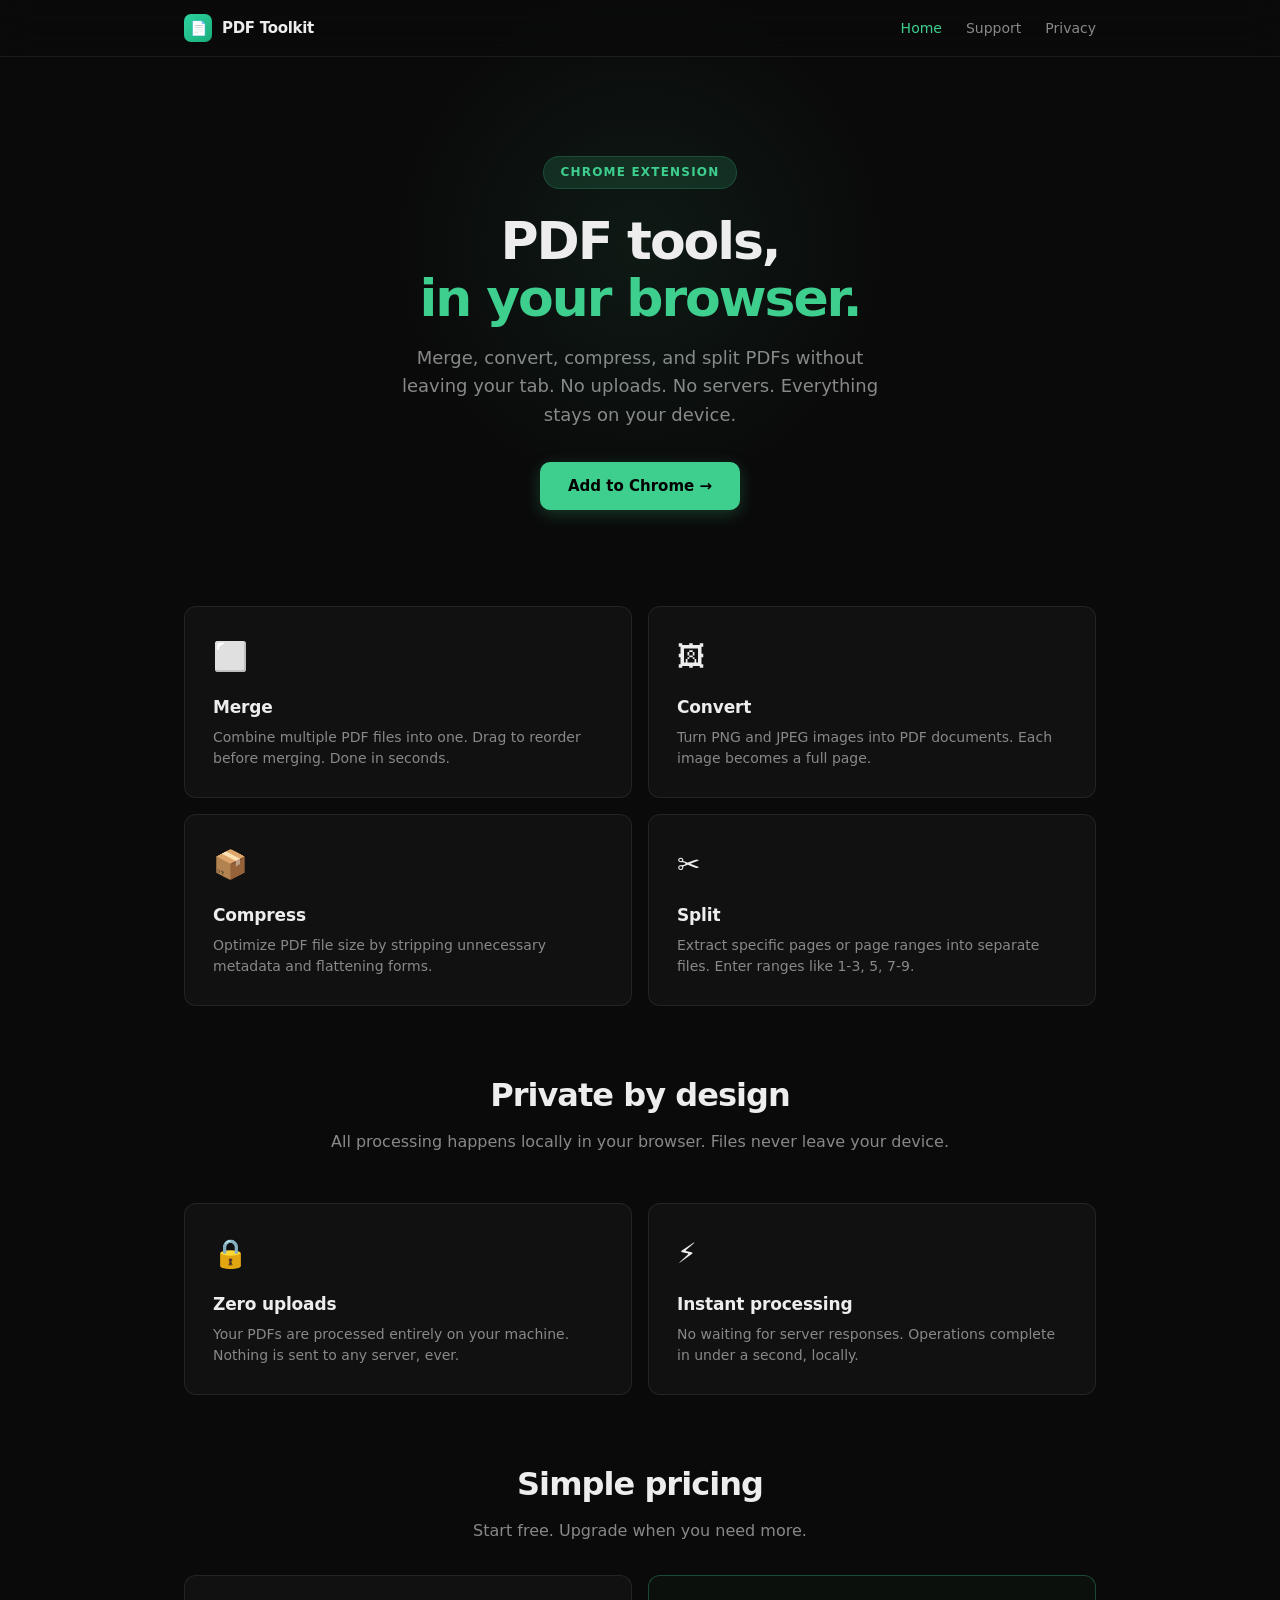
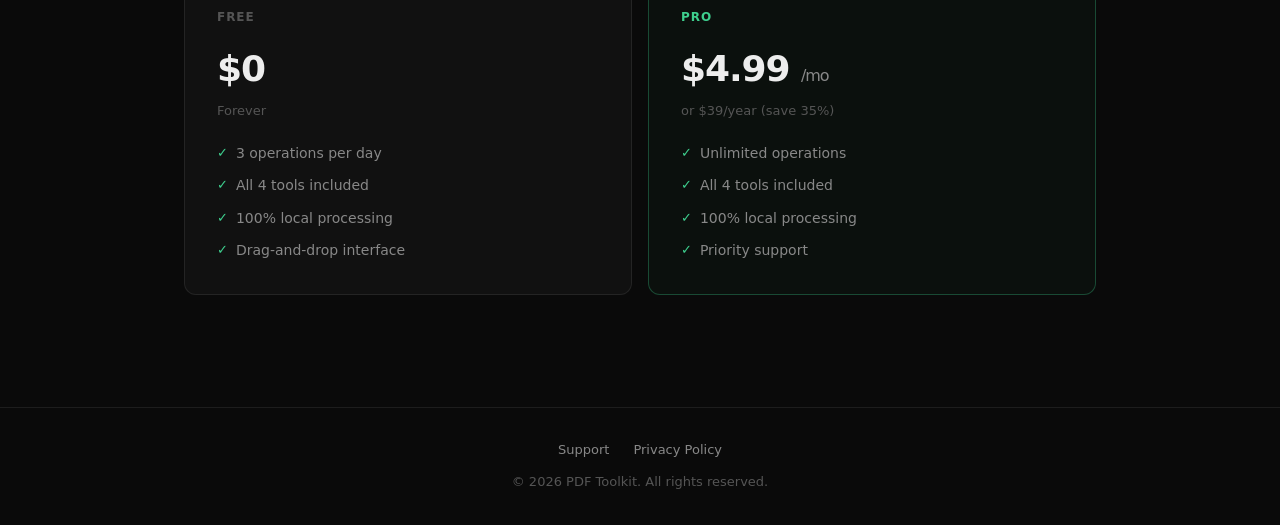
<file: index.html>
<!DOCTYPE html>
<html lang="en">
<head>
  <meta charset="UTF-8">
  <meta name="viewport" content="width=device-width, initial-scale=1.0">
  <title>PDF Toolkit — Merge, Convert, Compress & Split PDFs in Chrome</title>
  <meta name="description" content="Fast, private PDF tools built into your browser. Merge, convert, compress, and split PDFs without uploading files anywhere.">
  <link rel="stylesheet" href="styles.css">
  <link rel="icon" type="image/png" href="icon-48.png">
</head>
<body>
  <nav>
    <div class="nav-inner">
      <a href="/" class="logo">
        <span class="logo-icon">&#128196;</span>
        PDF Toolkit
      </a>
      <ul class="nav-links">
        <li><a href="/" class="active">Home</a></li>
        <li><a href="support.html">Support</a></li>
        <li><a href="privacy.html">Privacy</a></li>
      </ul>
    </div>
  </nav>

  <main class="wide">
    <div class="hero">
      <div class="badge">Chrome Extension</div>
      <h1>PDF tools,<br><span>in your browser.</span></h1>
      <p>Merge, convert, compress, and split PDFs without leaving your tab. No uploads. No servers. Everything stays on your device.</p>
      <a href="https://chrome.google.com/webstore" class="cta">
        Add to Chrome &rarr;
      </a>
    </div>

    <div class="features">
      <div class="feature-card">
        <div class="icon">&#11036;</div>
        <h3>Merge</h3>
        <p>Combine multiple PDF files into one. Drag to reorder before merging. Done in seconds.</p>
      </div>
      <div class="feature-card">
        <div class="icon">&#128444;</div>
        <h3>Convert</h3>
        <p>Turn PNG and JPEG images into PDF documents. Each image becomes a full page.</p>
      </div>
      <div class="feature-card">
        <div class="icon">&#128230;</div>
        <h3>Compress</h3>
        <p>Optimize PDF file size by stripping unnecessary metadata and flattening forms.</p>
      </div>
      <div class="feature-card">
        <div class="icon">&#9986;</div>
        <h3>Split</h3>
        <p>Extract specific pages or page ranges into separate files. Enter ranges like 1-3, 5, 7-9.</p>
      </div>
    </div>

    <div class="section-header">
      <h2>Private by design</h2>
      <p>All processing happens locally in your browser. Files never leave your device.</p>
    </div>

    <div class="features">
      <div class="feature-card">
        <div class="icon">&#128274;</div>
        <h3>Zero uploads</h3>
        <p>Your PDFs are processed entirely on your machine. Nothing is sent to any server, ever.</p>
      </div>
      <div class="feature-card">
        <div class="icon">&#9889;</div>
        <h3>Instant processing</h3>
        <p>No waiting for server responses. Operations complete in under a second, locally.</p>
      </div>
    </div>

    <div class="section-header">
      <h2>Simple pricing</h2>
      <p>Start free. Upgrade when you need more.</p>
    </div>

    <div class="pricing">
      <div class="price-card">
        <div class="tier">Free</div>
        <div class="price">$0</div>
        <div class="period">Forever</div>
        <ul>
          <li>3 operations per day</li>
          <li>All 4 tools included</li>
          <li>100% local processing</li>
          <li>Drag-and-drop interface</li>
        </ul>
      </div>
      <div class="price-card featured">
        <div class="tier">Pro</div>
        <div class="price">$4.99 <small>/mo</small></div>
        <div class="period">or $39/year (save 35%)</div>
        <ul>
          <li>Unlimited operations</li>
          <li>All 4 tools included</li>
          <li>100% local processing</li>
          <li>Priority support</li>
        </ul>
      </div>
    </div>
  </main>

  <footer>
    <div class="footer-links">
      <a href="support.html">Support</a>
      <a href="privacy.html">Privacy Policy</a>
    </div>
    <p>&copy; 2026 PDF Toolkit. All rights reserved.</p>
  </footer>
</body>
</html>
</file>
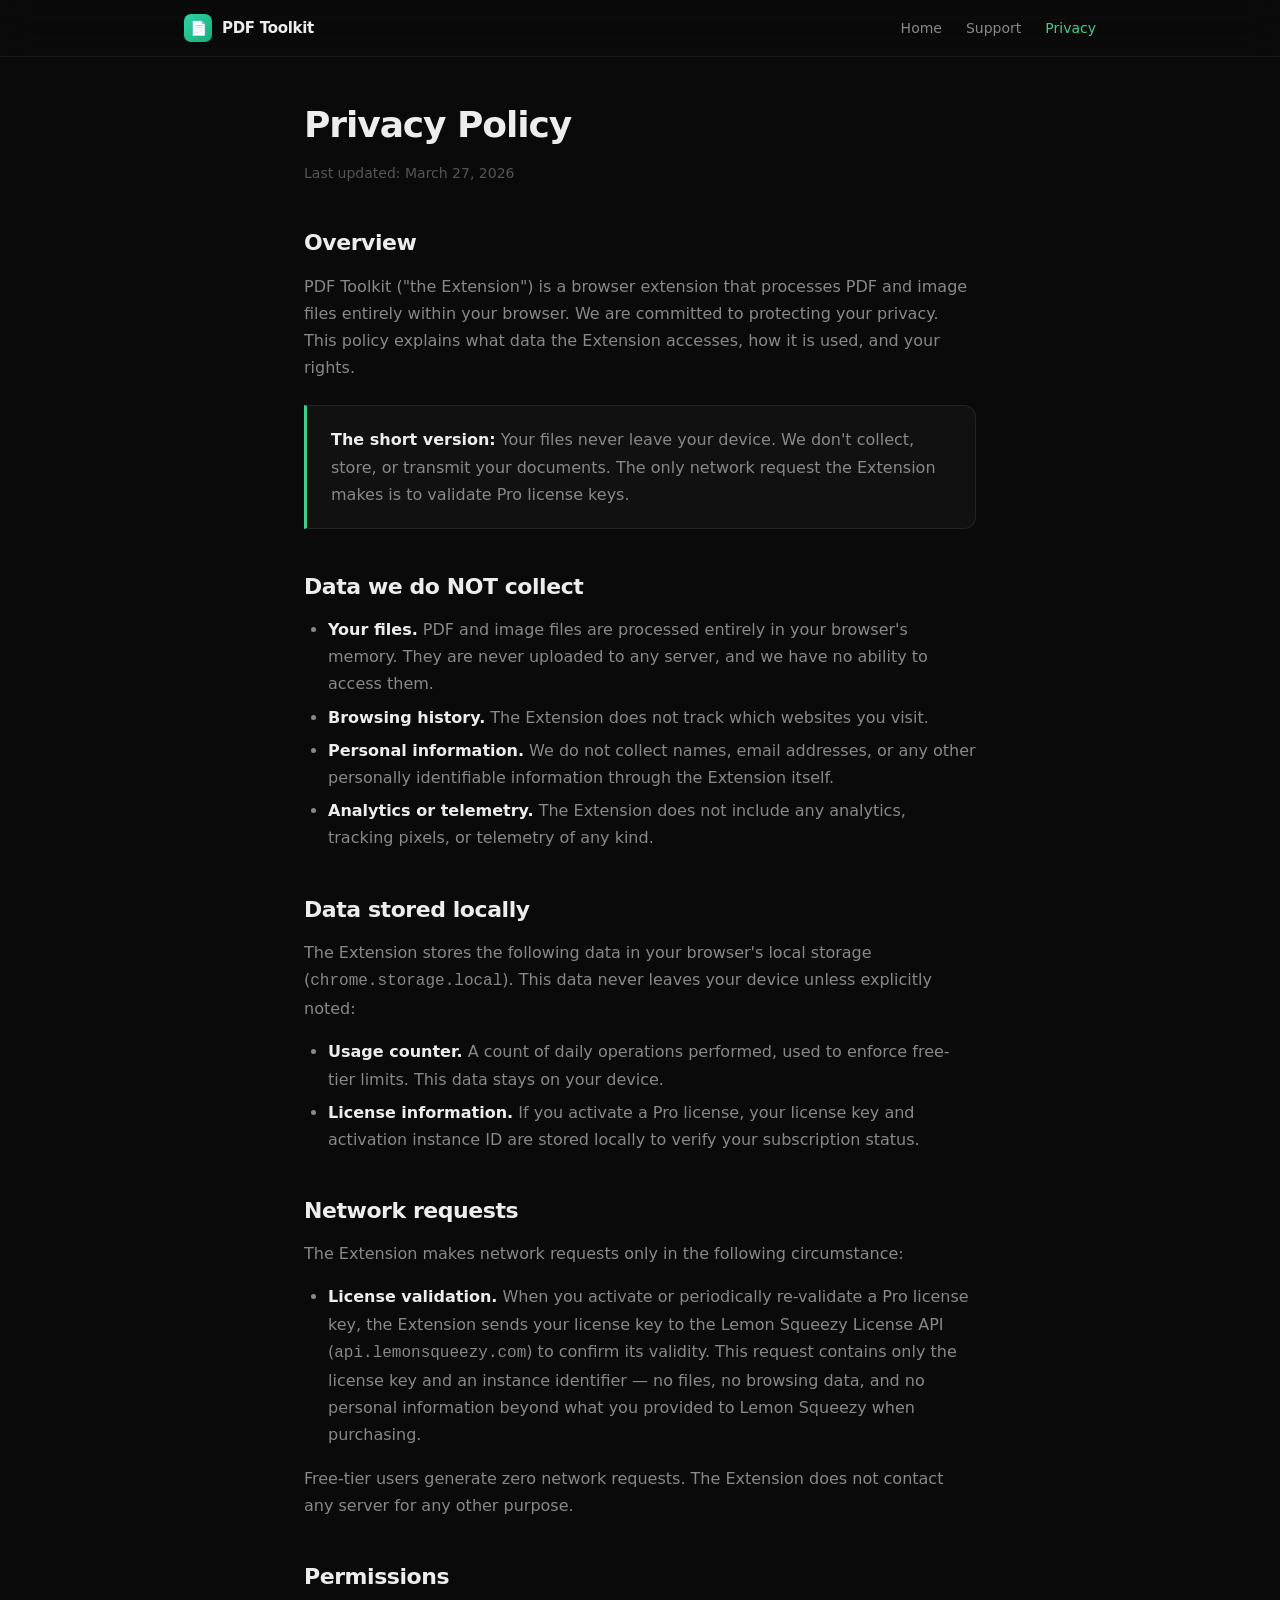
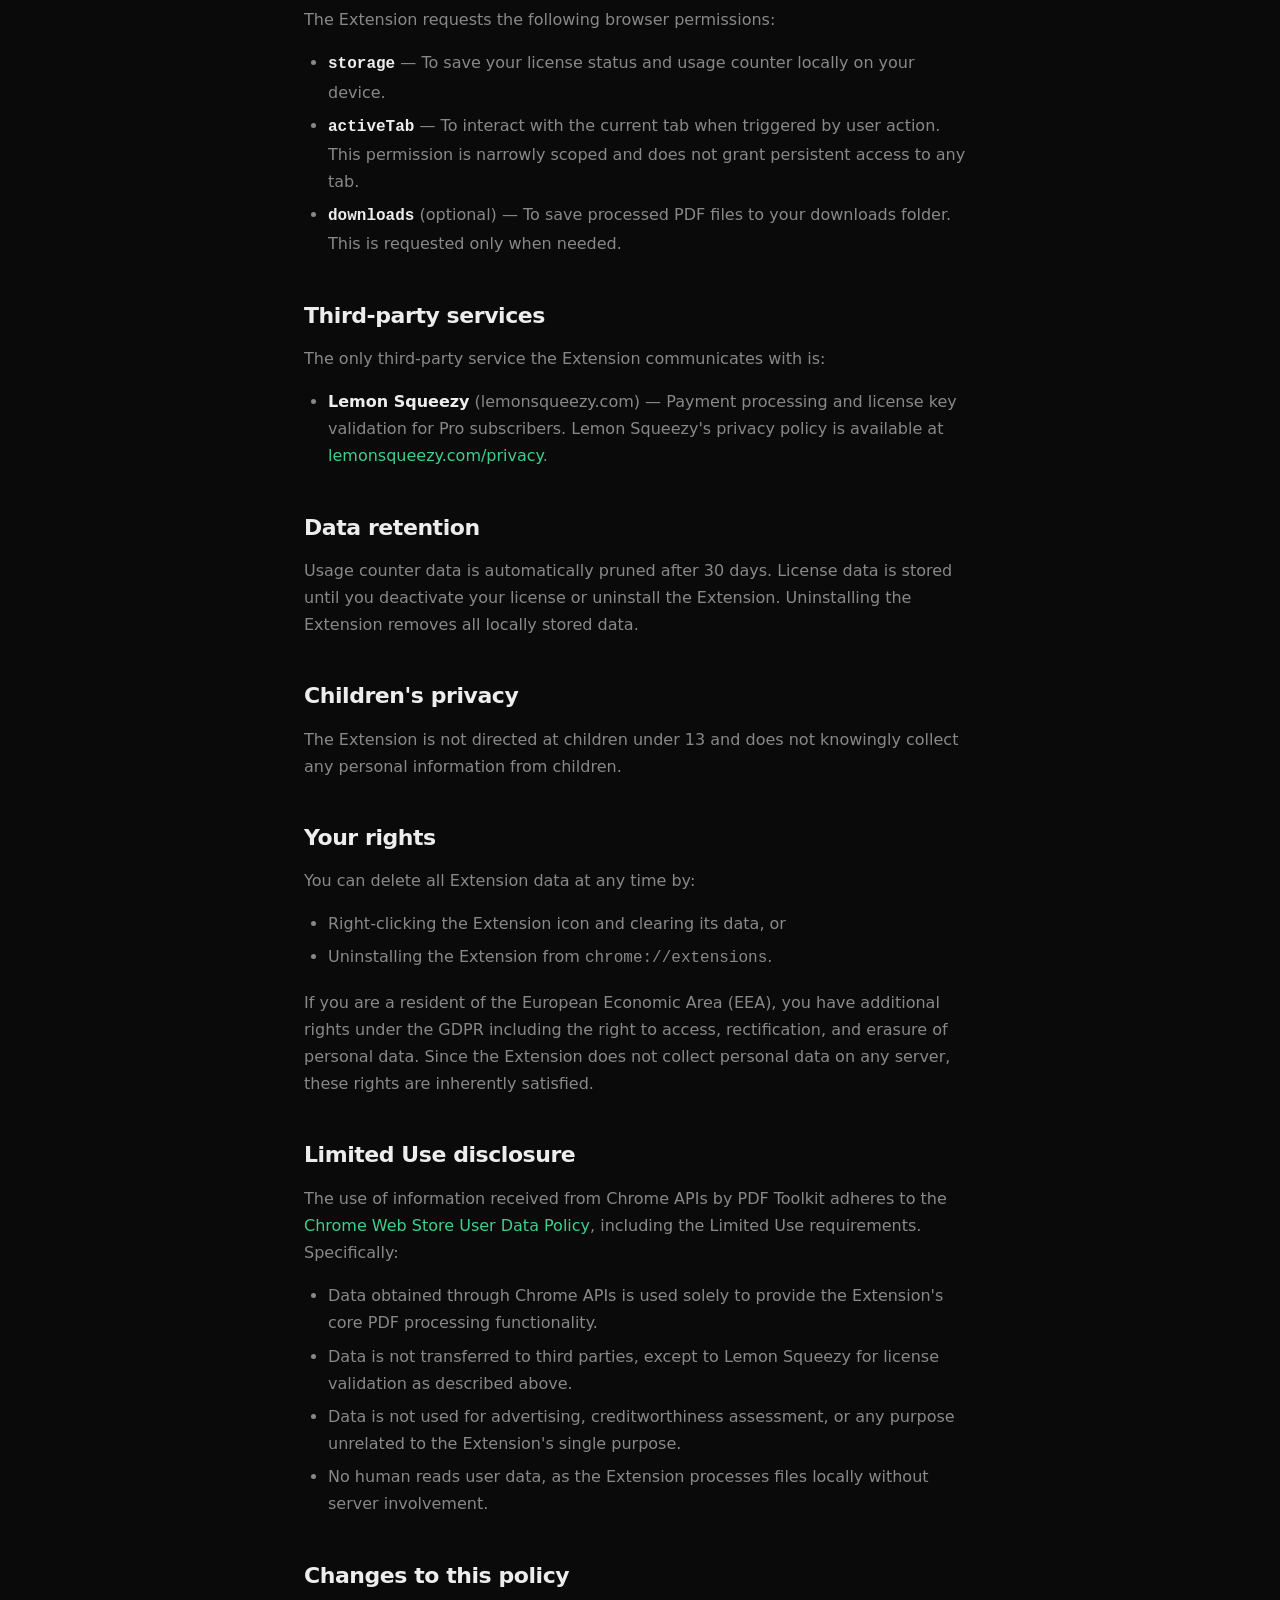
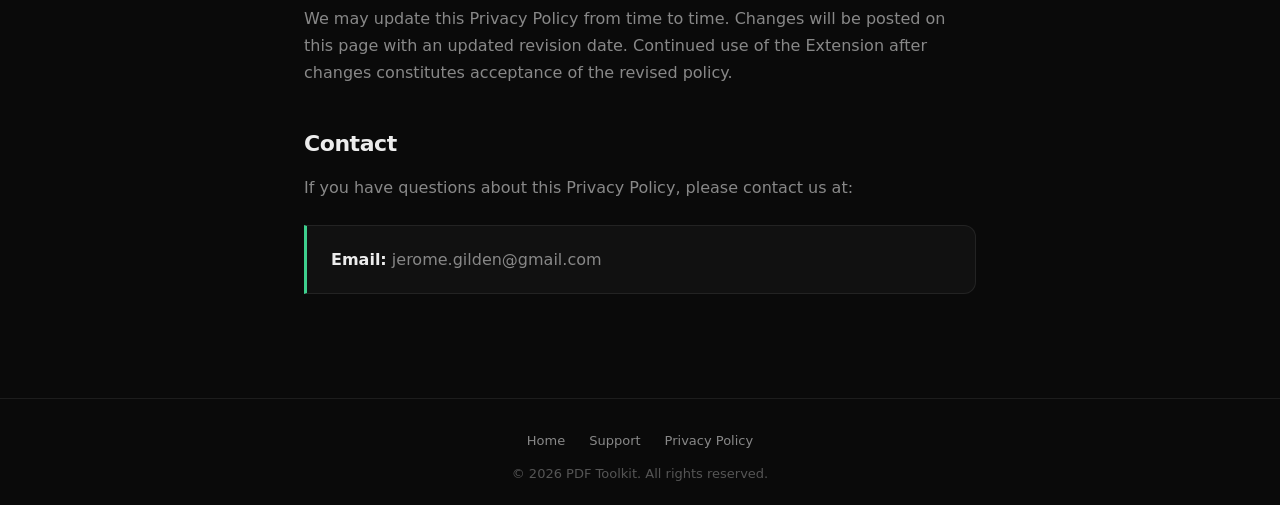
<file: privacy.html>
<!DOCTYPE html>
<html lang="en">
<head>
  <meta charset="UTF-8">
  <meta name="viewport" content="width=device-width, initial-scale=1.0">
  <title>Privacy Policy — PDF Toolkit</title>
  <meta name="description" content="Privacy policy for PDF Toolkit Chrome extension.">
  <link rel="stylesheet" href="styles.css">
  <link rel="icon" type="image/png" href="icon-48.png">
</head>
<body>
  <nav>
    <div class="nav-inner">
      <a href="/" class="logo">
        <span class="logo-icon">&#128196;</span>
        PDF Toolkit
      </a>
      <ul class="nav-links">
        <li><a href="/">Home</a></li>
        <li><a href="support.html">Support</a></li>
        <li><a href="privacy.html" class="active">Privacy</a></li>
      </ul>
    </div>
  </nav>

  <main class="content-page">
    <h1>Privacy Policy</h1>
    <p class="updated">Last updated: March 27, 2026</p>

    <h2>Overview</h2>
    <p>PDF Toolkit ("the Extension") is a browser extension that processes PDF and image files entirely within your browser. We are committed to protecting your privacy. This policy explains what data the Extension accesses, how it is used, and your rights.</p>

    <div class="callout">
      <p><strong>The short version:</strong> Your files never leave your device. We don't collect, store, or transmit your documents. The only network request the Extension makes is to validate Pro license keys.</p>
    </div>

    <h2>Data we do NOT collect</h2>
    <ul>
      <li><strong>Your files.</strong> PDF and image files are processed entirely in your browser's memory. They are never uploaded to any server, and we have no ability to access them.</li>
      <li><strong>Browsing history.</strong> The Extension does not track which websites you visit.</li>
      <li><strong>Personal information.</strong> We do not collect names, email addresses, or any other personally identifiable information through the Extension itself.</li>
      <li><strong>Analytics or telemetry.</strong> The Extension does not include any analytics, tracking pixels, or telemetry of any kind.</li>
    </ul>

    <h2>Data stored locally</h2>
    <p>The Extension stores the following data in your browser's local storage (<code>chrome.storage.local</code>). This data never leaves your device unless explicitly noted:</p>
    <ul>
      <li><strong>Usage counter.</strong> A count of daily operations performed, used to enforce free-tier limits. This data stays on your device.</li>
      <li><strong>License information.</strong> If you activate a Pro license, your license key and activation instance ID are stored locally to verify your subscription status.</li>
    </ul>

    <h2>Network requests</h2>
    <p>The Extension makes network requests only in the following circumstance:</p>
    <ul>
      <li><strong>License validation.</strong> When you activate or periodically re-validate a Pro license key, the Extension sends your license key to the Lemon Squeezy License API (<code>api.lemonsqueezy.com</code>) to confirm its validity. This request contains only the license key and an instance identifier — no files, no browsing data, and no personal information beyond what you provided to Lemon Squeezy when purchasing.</li>
    </ul>
    <p>Free-tier users generate zero network requests. The Extension does not contact any server for any other purpose.</p>

    <h2>Permissions</h2>
    <p>The Extension requests the following browser permissions:</p>
    <ul>
      <li><strong><code>storage</code></strong> — To save your license status and usage counter locally on your device.</li>
      <li><strong><code>activeTab</code></strong> — To interact with the current tab when triggered by user action. This permission is narrowly scoped and does not grant persistent access to any tab.</li>
      <li><strong><code>downloads</code></strong> (optional) — To save processed PDF files to your downloads folder. This is requested only when needed.</li>
    </ul>

    <h2>Third-party services</h2>
    <p>The only third-party service the Extension communicates with is:</p>
    <ul>
      <li><strong>Lemon Squeezy</strong> (lemonsqueezy.com) — Payment processing and license key validation for Pro subscribers. Lemon Squeezy's privacy policy is available at <a href="https://www.lemonsqueezy.com/privacy" target="_blank" rel="noopener">lemonsqueezy.com/privacy</a>.</li>
    </ul>

    <h2>Data retention</h2>
    <p>Usage counter data is automatically pruned after 30 days. License data is stored until you deactivate your license or uninstall the Extension. Uninstalling the Extension removes all locally stored data.</p>

    <h2>Children's privacy</h2>
    <p>The Extension is not directed at children under 13 and does not knowingly collect any personal information from children.</p>

    <h2>Your rights</h2>
    <p>You can delete all Extension data at any time by:</p>
    <ul>
      <li>Right-clicking the Extension icon and clearing its data, or</li>
      <li>Uninstalling the Extension from <code>chrome://extensions</code>.</li>
    </ul>
    <p>If you are a resident of the European Economic Area (EEA), you have additional rights under the GDPR including the right to access, rectification, and erasure of personal data. Since the Extension does not collect personal data on any server, these rights are inherently satisfied.</p>

    <h2>Limited Use disclosure</h2>
    <p>The use of information received from Chrome APIs by PDF Toolkit adheres to the <a href="https://developer.chrome.com/docs/webstore/program-policies/limited-use" target="_blank" rel="noopener">Chrome Web Store User Data Policy</a>, including the Limited Use requirements. Specifically:</p>
    <ul>
      <li>Data obtained through Chrome APIs is used solely to provide the Extension's core PDF processing functionality.</li>
      <li>Data is not transferred to third parties, except to Lemon Squeezy for license validation as described above.</li>
      <li>Data is not used for advertising, creditworthiness assessment, or any purpose unrelated to the Extension's single purpose.</li>
      <li>No human reads user data, as the Extension processes files locally without server involvement.</li>
    </ul>

    <h2>Changes to this policy</h2>
    <p>We may update this Privacy Policy from time to time. Changes will be posted on this page with an updated revision date. Continued use of the Extension after changes constitutes acceptance of the revised policy.</p>

    <h2>Contact</h2>
    <p>If you have questions about this Privacy Policy, please contact us at:</p>
    <div class="callout">
      <p><strong>Email:</strong> jerome.gilden@gmail.com</p>
    </div>
  </main>

  <footer>
    <div class="footer-links">
      <a href="/">Home</a>
      <a href="support.html">Support</a>
      <a href="privacy.html">Privacy Policy</a>
    </div>
    <p>&copy; 2026 PDF Toolkit. All rights reserved.</p>
  </footer>
</body>
</html>
</file>
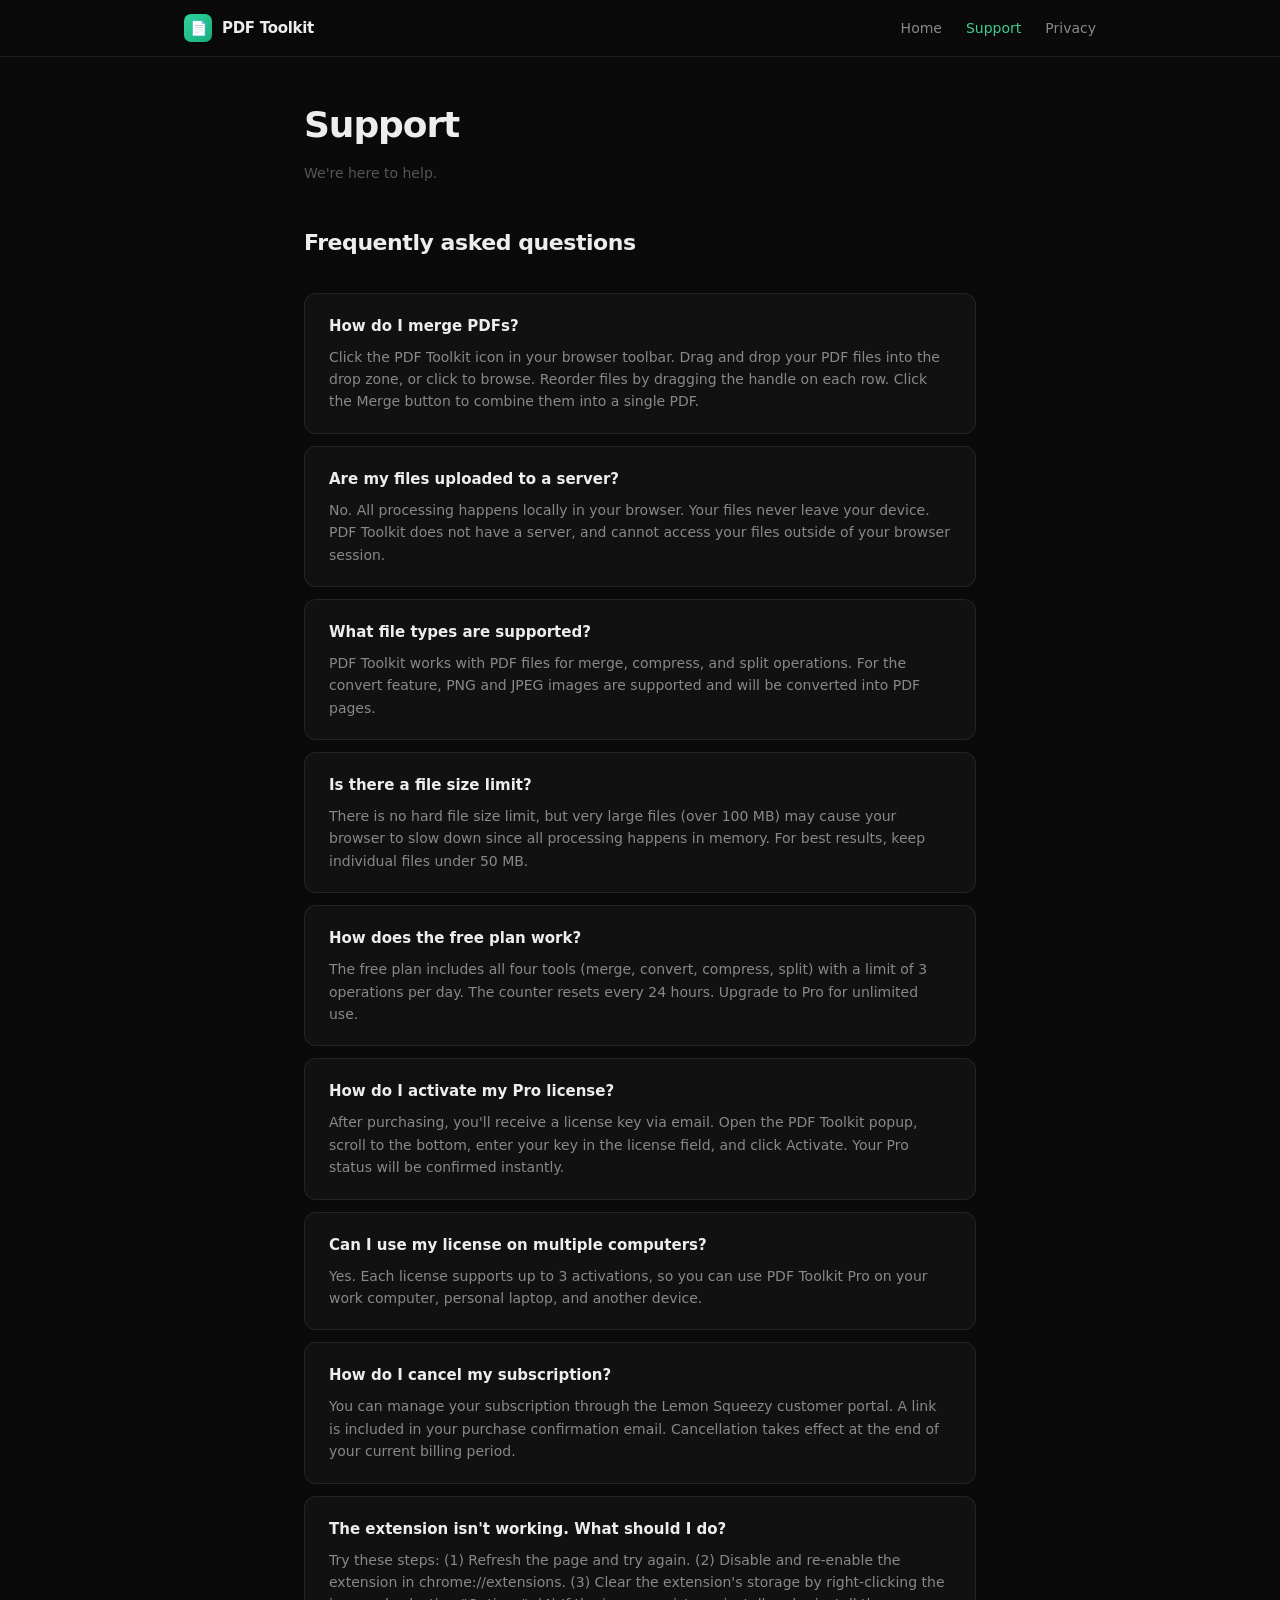
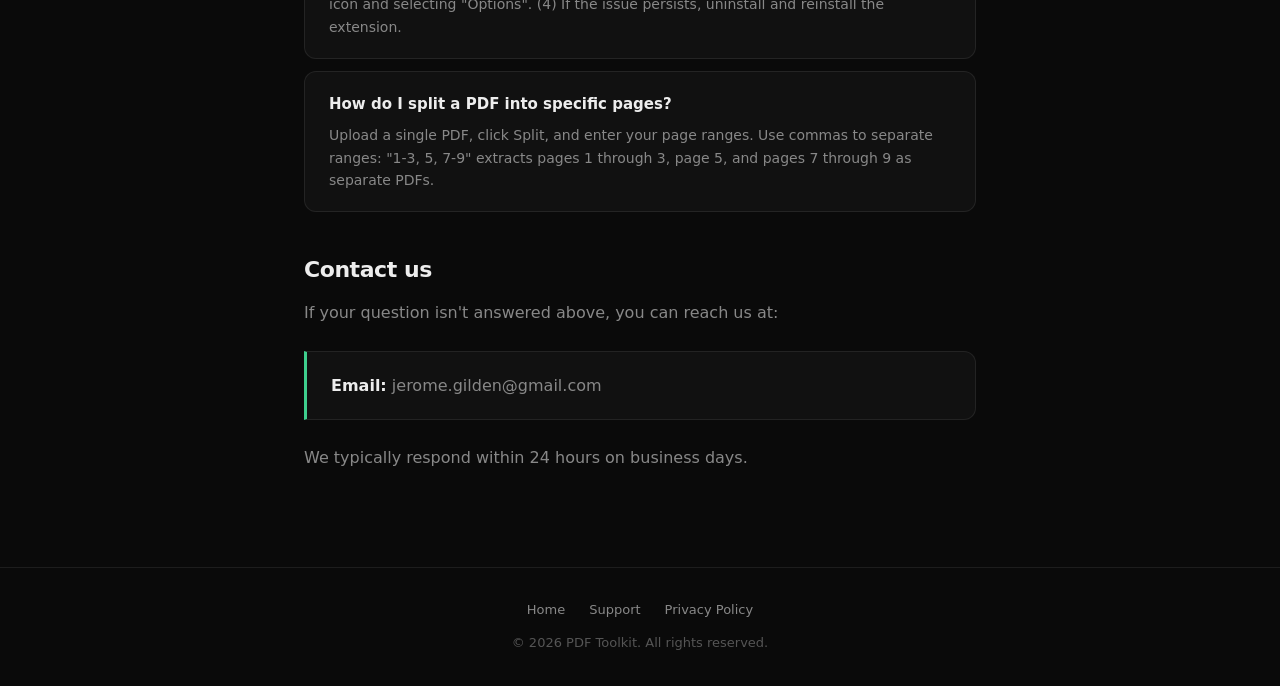
<file: support.html>
<!DOCTYPE html>
<html lang="en">
<head>
  <meta charset="UTF-8">
  <meta name="viewport" content="width=device-width, initial-scale=1.0">
  <title>Support — PDF Toolkit</title>
  <meta name="description" content="Get help with PDF Toolkit. FAQs, troubleshooting, and contact information.">
  <link rel="stylesheet" href="styles.css">
  <link rel="icon" type="image/png" href="icon-48.png">
</head>
<body>
  <nav>
    <div class="nav-inner">
      <a href="/" class="logo">
        <span class="logo-icon">&#128196;</span>
        PDF Toolkit
      </a>
      <ul class="nav-links">
        <li><a href="/">Home</a></li>
        <li><a href="support.html" class="active">Support</a></li>
        <li><a href="privacy.html">Privacy</a></li>
      </ul>
    </div>
  </nav>

  <main class="content-page">
    <h1>Support</h1>
    <p class="updated">We're here to help.</p>

    <h2>Frequently asked questions</h2>

    <div class="faq">
      <div class="faq-item">
        <h3>How do I merge PDFs?</h3>
        <p>Click the PDF Toolkit icon in your browser toolbar. Drag and drop your PDF files into the drop zone, or click to browse. Reorder files by dragging the handle on each row. Click the Merge button to combine them into a single PDF.</p>
      </div>

      <div class="faq-item">
        <h3>Are my files uploaded to a server?</h3>
        <p>No. All processing happens locally in your browser. Your files never leave your device. PDF Toolkit does not have a server, and cannot access your files outside of your browser session.</p>
      </div>

      <div class="faq-item">
        <h3>What file types are supported?</h3>
        <p>PDF Toolkit works with PDF files for merge, compress, and split operations. For the convert feature, PNG and JPEG images are supported and will be converted into PDF pages.</p>
      </div>

      <div class="faq-item">
        <h3>Is there a file size limit?</h3>
        <p>There is no hard file size limit, but very large files (over 100 MB) may cause your browser to slow down since all processing happens in memory. For best results, keep individual files under 50 MB.</p>
      </div>

      <div class="faq-item">
        <h3>How does the free plan work?</h3>
        <p>The free plan includes all four tools (merge, convert, compress, split) with a limit of 3 operations per day. The counter resets every 24 hours. Upgrade to Pro for unlimited use.</p>
      </div>

      <div class="faq-item">
        <h3>How do I activate my Pro license?</h3>
        <p>After purchasing, you'll receive a license key via email. Open the PDF Toolkit popup, scroll to the bottom, enter your key in the license field, and click Activate. Your Pro status will be confirmed instantly.</p>
      </div>

      <div class="faq-item">
        <h3>Can I use my license on multiple computers?</h3>
        <p>Yes. Each license supports up to 3 activations, so you can use PDF Toolkit Pro on your work computer, personal laptop, and another device.</p>
      </div>

      <div class="faq-item">
        <h3>How do I cancel my subscription?</h3>
        <p>You can manage your subscription through the Lemon Squeezy customer portal. A link is included in your purchase confirmation email. Cancellation takes effect at the end of your current billing period.</p>
      </div>

      <div class="faq-item">
        <h3>The extension isn't working. What should I do?</h3>
        <p>Try these steps: (1) Refresh the page and try again. (2) Disable and re-enable the extension in chrome://extensions. (3) Clear the extension's storage by right-clicking the icon and selecting "Options". (4) If the issue persists, uninstall and reinstall the extension.</p>
      </div>

      <div class="faq-item">
        <h3>How do I split a PDF into specific pages?</h3>
        <p>Upload a single PDF, click Split, and enter your page ranges. Use commas to separate ranges: "1-3, 5, 7-9" extracts pages 1 through 3, page 5, and pages 7 through 9 as separate PDFs.</p>
      </div>
    </div>

    <h2>Contact us</h2>
    <p>If your question isn't answered above, you can reach us at:</p>
    <div class="callout">
      <p><strong>Email:</strong> jerome.gilden@gmail.com</p>
    </div>
    <p>We typically respond within 24 hours on business days.</p>
  </main>

  <footer>
    <div class="footer-links">
      <a href="/">Home</a>
      <a href="support.html">Support</a>
      <a href="privacy.html">Privacy Policy</a>
    </div>
    <p>&copy; 2026 PDF Toolkit. All rights reserved.</p>
  </footer>
</body>
</html>
</file>
<file: styles.css>
*,
*::before,
*::after {
  box-sizing: border-box;
  margin: 0;
  padding: 0;
}

:root {
  --bg: #0a0a0a;
  --surface: #111111;
  --surface-raised: #171717;
  --border: rgba(255, 255, 255, 0.08);
  --border-strong: rgba(255, 255, 255, 0.12);
  --text: #ededed;
  --text-secondary: #888888;
  --text-muted: #555555;
  --primary: #3ecf8e;
  --primary-dim: #34b87d;
  --primary-glow: rgba(62, 207, 142, 0.15);
  --secondary: #6366f1;
  --radius: 12px;
  --max-width: 720px;
}

html {
  scroll-behavior: smooth;
}

body {
  font-family: -apple-system, BlinkMacSystemFont, 'Segoe UI', system-ui, sans-serif;
  font-size: 16px;
  line-height: 1.6;
  color: var(--text);
  background: var(--bg);
  -webkit-font-smoothing: antialiased;
  -moz-osx-font-smoothing: grayscale;
}

/* ─── Nav ─── */
nav {
  position: fixed;
  top: 0;
  left: 0;
  right: 0;
  z-index: 100;
  background: rgba(10, 10, 10, 0.8);
  backdrop-filter: blur(16px);
  -webkit-backdrop-filter: blur(16px);
  border-bottom: 1px solid var(--border);
}

nav .nav-inner {
  max-width: 960px;
  margin: 0 auto;
  padding: 0 24px;
  height: 56px;
  display: flex;
  align-items: center;
  justify-content: space-between;
}

nav .logo {
  display: flex;
  align-items: center;
  gap: 10px;
  text-decoration: none;
  color: var(--text);
  font-weight: 700;
  font-size: 15px;
  letter-spacing: -0.02em;
}

nav .logo-icon {
  width: 28px;
  height: 28px;
  background: linear-gradient(135deg, #2DD4A0, #1AAD7A);
  border-radius: 7px;
  display: flex;
  align-items: center;
  justify-content: center;
  font-size: 14px;
}

nav .nav-links {
  display: flex;
  gap: 24px;
  list-style: none;
}

nav .nav-links a {
  color: var(--text-secondary);
  text-decoration: none;
  font-size: 14px;
  font-weight: 500;
  transition: color 0.15s;
}

nav .nav-links a:hover {
  color: var(--text);
}

nav .nav-links a.active {
  color: var(--primary);
}

/* ─── Layout ─── */
main {
  max-width: var(--max-width);
  margin: 0 auto;
  padding: 96px 24px 80px;
}

.wide {
  max-width: 960px;
}

/* ─── Hero ─── */
.hero {
  text-align: center;
  padding: 60px 0 48px;
  position: relative;
}

.hero::before {
  content: '';
  position: absolute;
  width: 500px;
  height: 500px;
  border-radius: 50%;
  background: radial-gradient(circle, rgba(62, 207, 142, 0.08) 0%, transparent 70%);
  top: -100px;
  left: 50%;
  transform: translateX(-50%);
  pointer-events: none;
}

.hero .badge {
  display: inline-block;
  font-size: 12px;
  font-weight: 600;
  text-transform: uppercase;
  letter-spacing: 0.1em;
  color: var(--primary);
  background: var(--primary-glow);
  border: 1px solid rgba(62, 207, 142, 0.2);
  padding: 6px 16px;
  border-radius: 24px;
  margin-bottom: 24px;
}

.hero h1 {
  font-size: 52px;
  font-weight: 800;
  letter-spacing: -0.04em;
  line-height: 1.1;
  margin-bottom: 16px;
  position: relative;
}

.hero h1 span {
  color: var(--primary);
}

.hero p {
  font-size: 18px;
  color: var(--text-secondary);
  max-width: 480px;
  margin: 0 auto 32px;
  line-height: 1.6;
}

.hero .cta {
  display: inline-flex;
  align-items: center;
  gap: 8px;
  padding: 12px 28px;
  background: var(--primary);
  color: #000;
  text-decoration: none;
  font-weight: 700;
  font-size: 15px;
  border-radius: 10px;
  transition: all 0.2s;
  box-shadow: 0 4px 16px rgba(62, 207, 142, 0.25);
}

.hero .cta:hover {
  background: var(--primary-dim);
  transform: translateY(-1px);
  box-shadow: 0 6px 24px rgba(62, 207, 142, 0.3);
}

/* ─── Features ─── */
.features {
  display: grid;
  grid-template-columns: 1fr 1fr;
  gap: 16px;
  margin: 48px 0;
}

.feature-card {
  padding: 28px;
  background: var(--surface);
  border: 1px solid var(--border);
  border-radius: var(--radius);
  transition: border-color 0.2s;
}

.feature-card:hover {
  border-color: var(--border-strong);
}

.feature-card .icon {
  font-size: 28px;
  margin-bottom: 14px;
}

.feature-card h3 {
  font-size: 17px;
  font-weight: 700;
  margin-bottom: 6px;
  letter-spacing: -0.01em;
}

.feature-card p {
  font-size: 14px;
  color: var(--text-secondary);
  line-height: 1.5;
}

/* ─── Section ─── */
.section-header {
  text-align: center;
  margin: 64px 0 32px;
}

.section-header h2 {
  font-size: 32px;
  font-weight: 800;
  letter-spacing: -0.03em;
  margin-bottom: 8px;
}

.section-header p {
  color: var(--text-secondary);
  font-size: 16px;
}

/* ─── Pricing ─── */
.pricing {
  display: grid;
  grid-template-columns: 1fr 1fr;
  gap: 16px;
  margin: 32px 0;
}

.price-card {
  padding: 32px;
  background: var(--surface);
  border: 1px solid var(--border);
  border-radius: var(--radius);
}

.price-card.featured {
  border-color: rgba(62, 207, 142, 0.3);
  background: rgba(62, 207, 142, 0.03);
  position: relative;
}

.price-card .tier {
  font-size: 12px;
  font-weight: 700;
  text-transform: uppercase;
  letter-spacing: 0.08em;
  color: var(--text-muted);
  margin-bottom: 12px;
}

.price-card.featured .tier {
  color: var(--primary);
}

.price-card .price {
  font-size: 36px;
  font-weight: 800;
  letter-spacing: -0.03em;
  margin-bottom: 4px;
}

.price-card .price small {
  font-size: 16px;
  font-weight: 500;
  color: var(--text-secondary);
}

.price-card .period {
  font-size: 13px;
  color: var(--text-muted);
  margin-bottom: 20px;
}

.price-card ul {
  list-style: none;
  display: flex;
  flex-direction: column;
  gap: 10px;
}

.price-card li {
  font-size: 14px;
  color: var(--text-secondary);
  display: flex;
  align-items: center;
  gap: 8px;
}

.price-card li::before {
  content: '\2713';
  color: var(--primary);
  font-weight: 700;
  font-size: 13px;
}

/* ─── Legal / Content Pages ─── */
.content-page h1 {
  font-size: 36px;
  font-weight: 800;
  letter-spacing: -0.03em;
  margin-bottom: 8px;
}

.content-page .updated {
  font-size: 14px;
  color: var(--text-muted);
  margin-bottom: 40px;
}

.content-page h2 {
  font-size: 22px;
  font-weight: 700;
  letter-spacing: -0.02em;
  margin-top: 40px;
  margin-bottom: 12px;
}

.content-page h3 {
  font-size: 17px;
  font-weight: 600;
  margin-top: 28px;
  margin-bottom: 8px;
}

.content-page p {
  color: var(--text-secondary);
  margin-bottom: 16px;
  line-height: 1.7;
}

.content-page ul,
.content-page ol {
  color: var(--text-secondary);
  margin-bottom: 16px;
  padding-left: 24px;
  line-height: 1.7;
}

.content-page li {
  margin-bottom: 6px;
}

.content-page a {
  color: var(--primary);
  text-decoration: none;
}

.content-page a:hover {
  text-decoration: underline;
}

.content-page strong {
  color: var(--text);
  font-weight: 600;
}

.callout {
  padding: 20px 24px;
  background: var(--surface);
  border: 1px solid var(--border);
  border-left: 3px solid var(--primary);
  border-radius: 0 var(--radius) var(--radius) 0;
  margin: 24px 0;
}

.callout p {
  margin-bottom: 0;
}

/* ─── FAQ ─── */
.faq {
  display: flex;
  flex-direction: column;
  gap: 12px;
  margin: 32px 0;
}

.faq-item {
  padding: 20px 24px;
  background: var(--surface);
  border: 1px solid var(--border);
  border-radius: var(--radius);
}

.faq-item h3 {
  font-size: 15px;
  font-weight: 600;
  margin-bottom: 8px;
  margin-top: 0;
}

.faq-item p {
  font-size: 14px;
  color: var(--text-secondary);
  margin-bottom: 0;
  line-height: 1.6;
}

/* ─── Footer ─── */
footer {
  border-top: 1px solid var(--border);
  padding: 32px 24px;
  text-align: center;
  font-size: 13px;
  color: var(--text-muted);
}

footer a {
  color: var(--text-secondary);
  text-decoration: none;
}

footer a:hover {
  color: var(--text);
}

footer .footer-links {
  display: flex;
  justify-content: center;
  gap: 24px;
  margin-bottom: 12px;
}

/* ─── Responsive ─── */
@media (max-width: 640px) {
  .hero h1 { font-size: 36px; }
  .hero p { font-size: 16px; }
  .features { grid-template-columns: 1fr; }
  .pricing { grid-template-columns: 1fr; }
  nav .nav-links { gap: 16px; }
  nav .nav-links a { font-size: 13px; }
}
</file>
